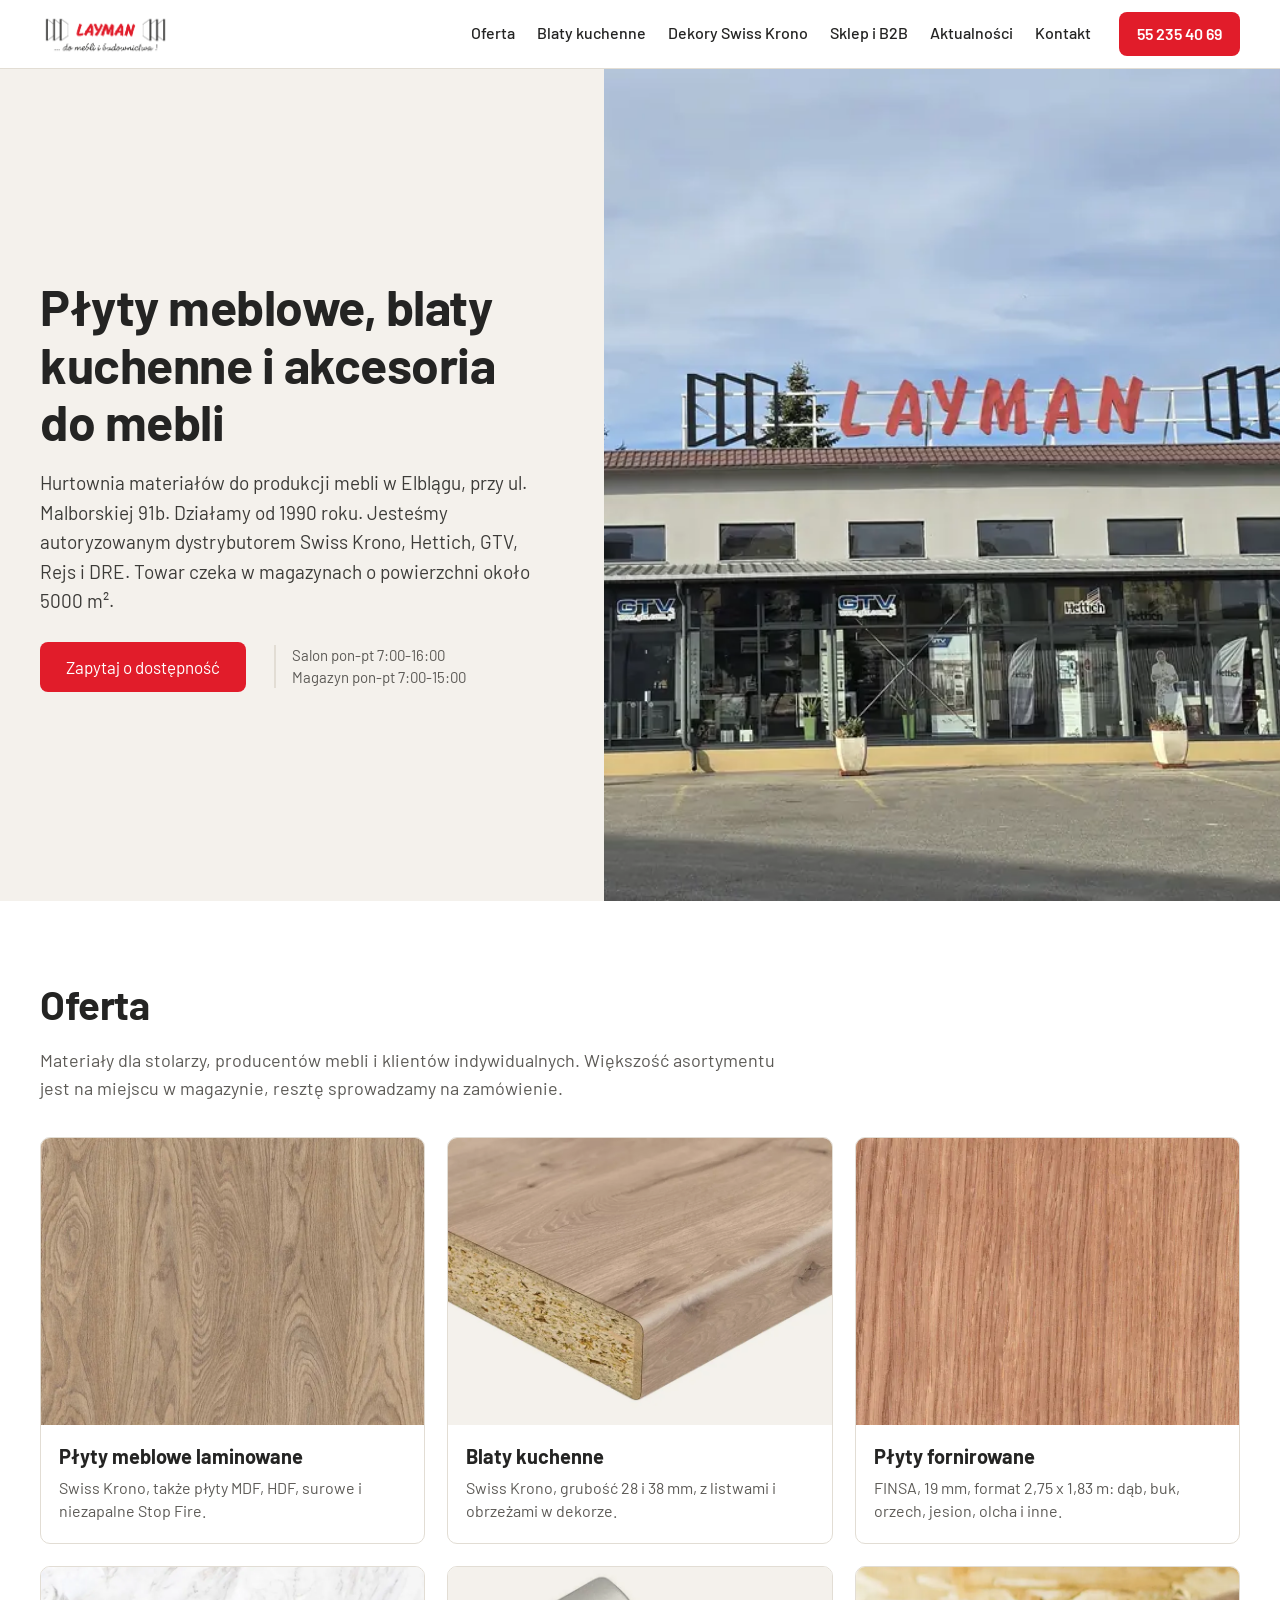
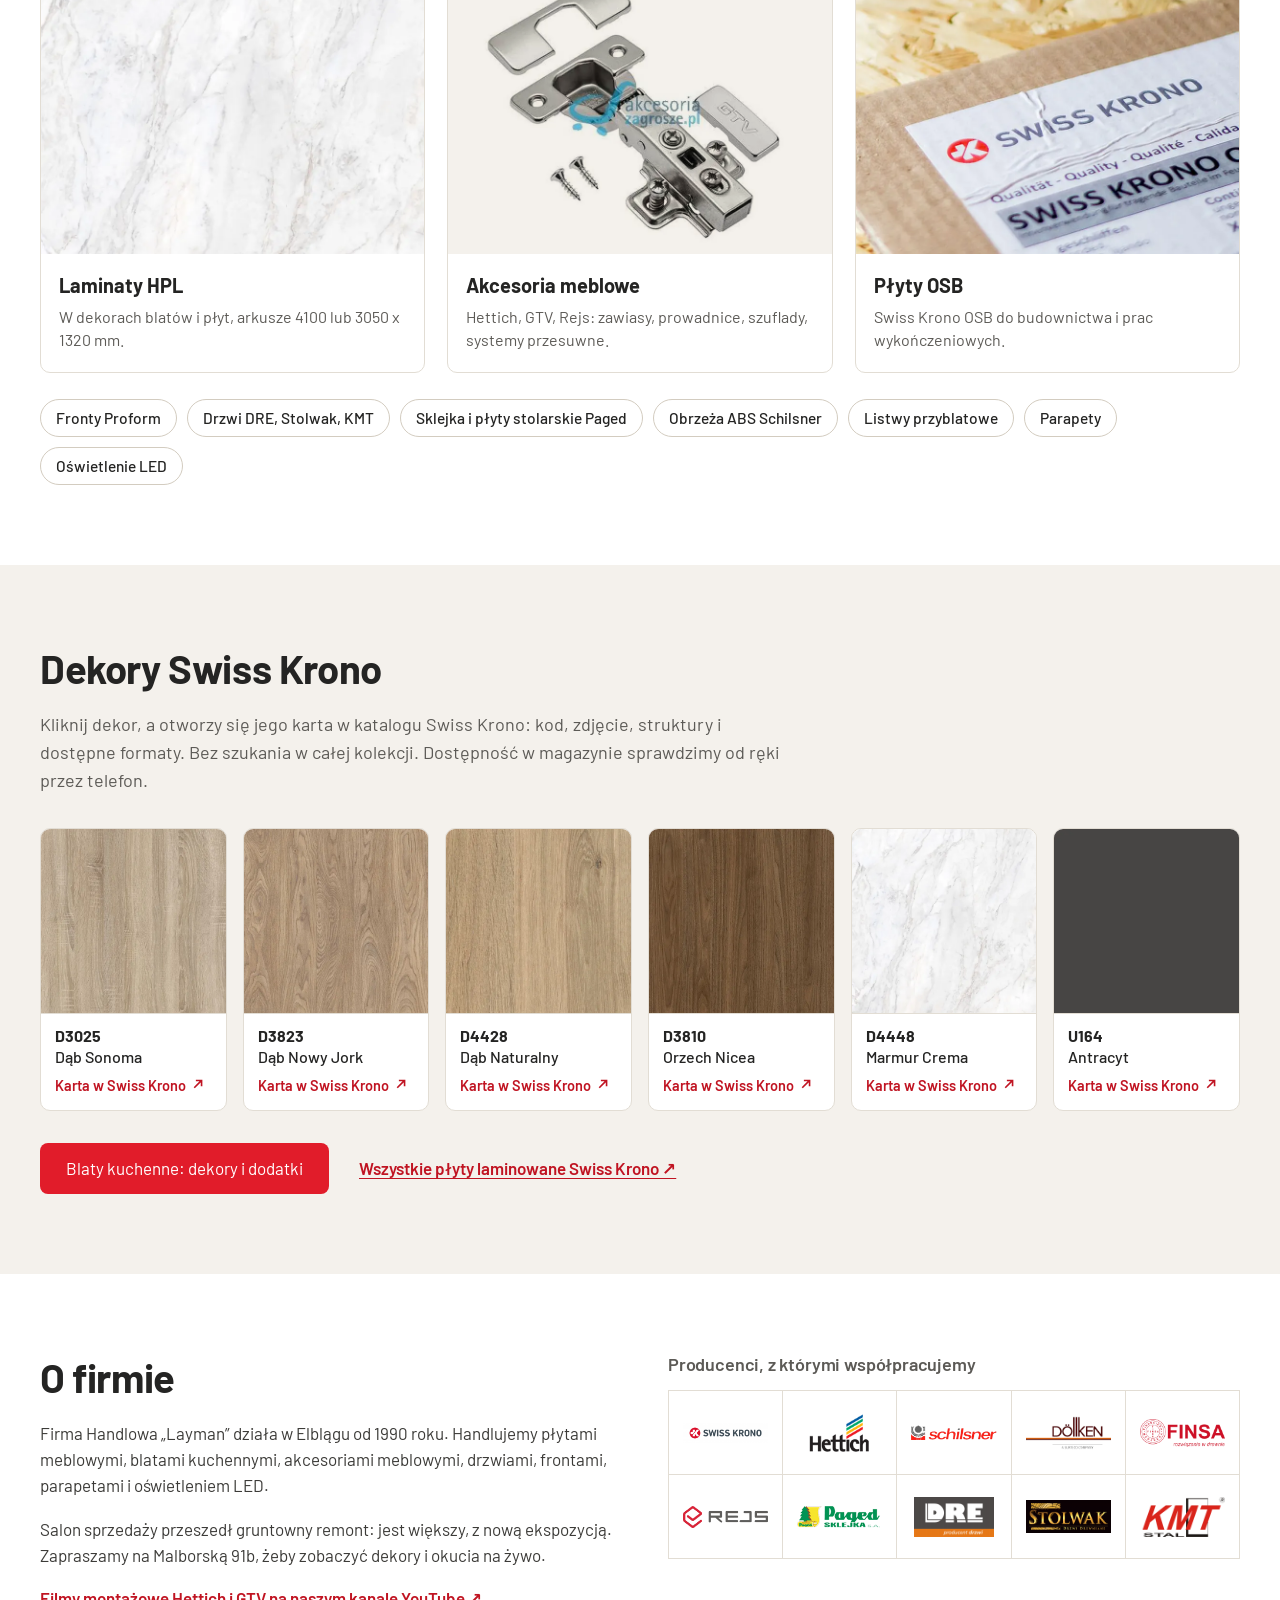
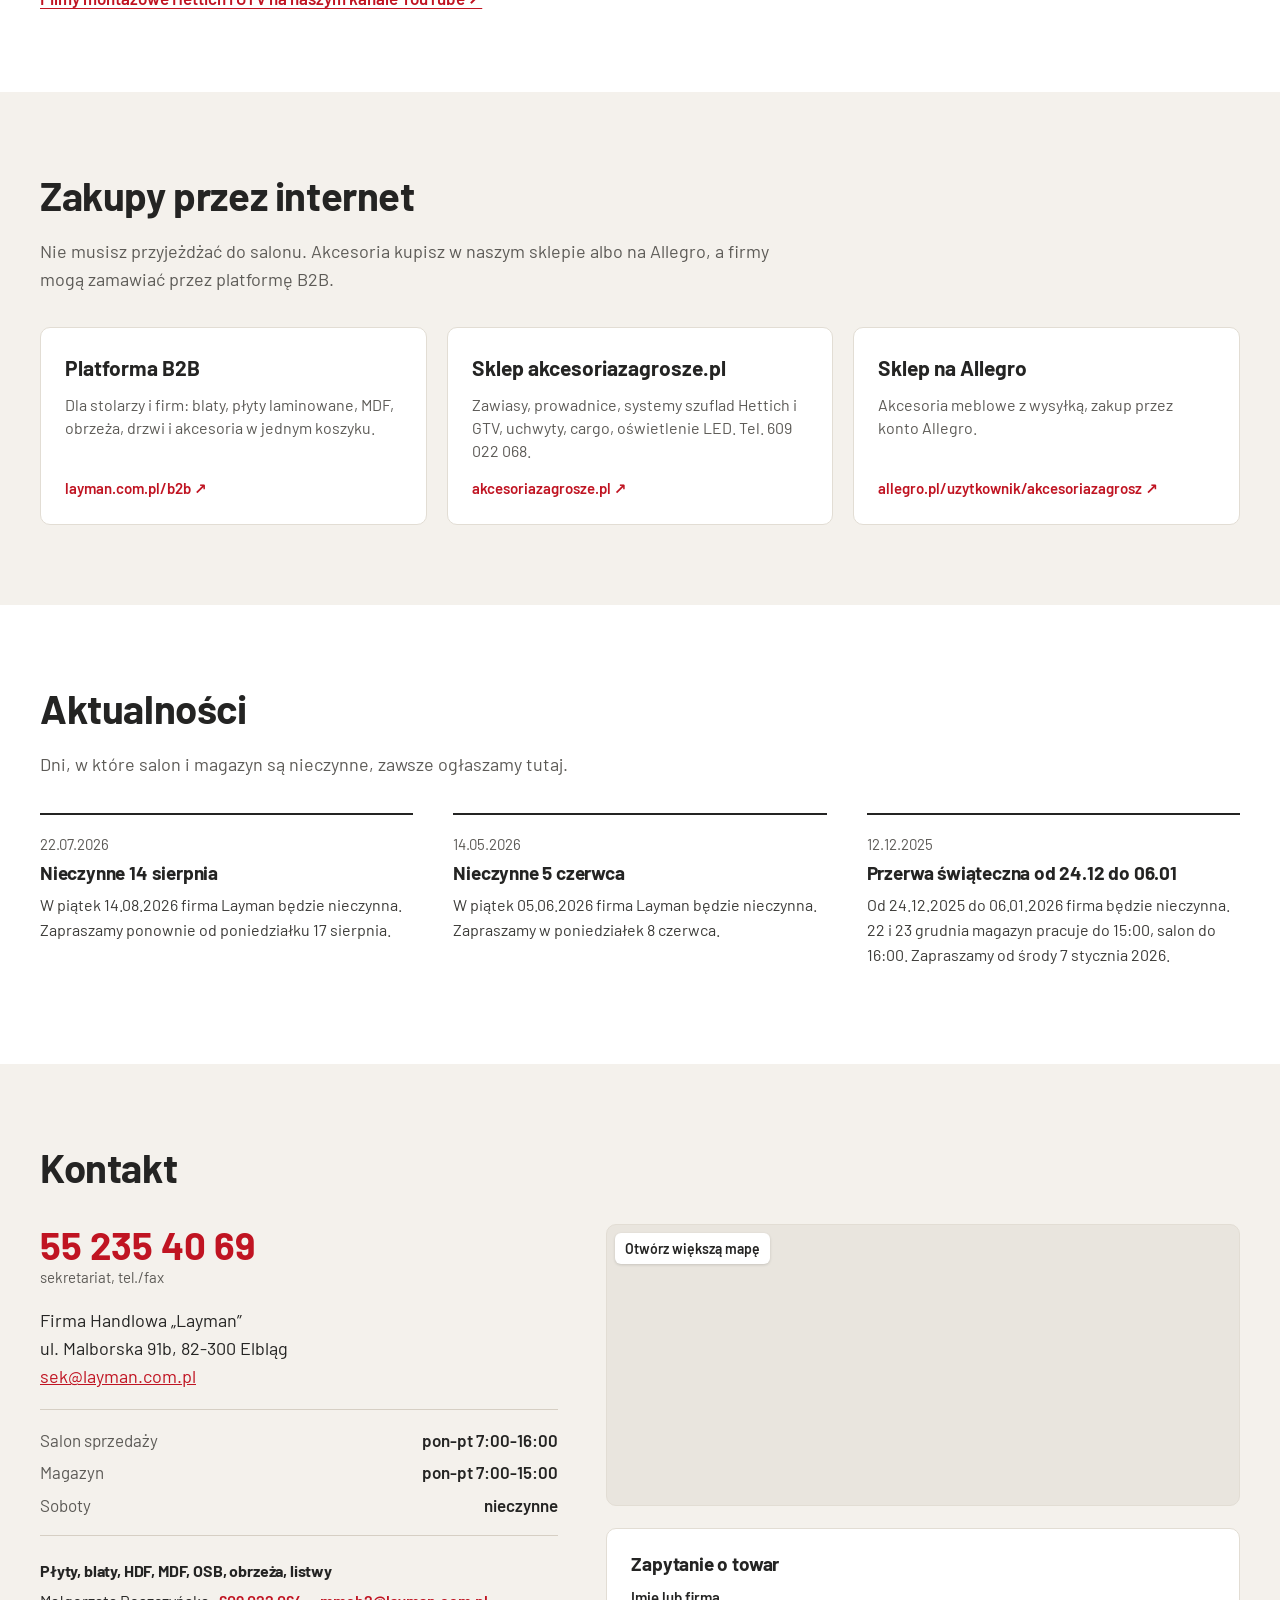
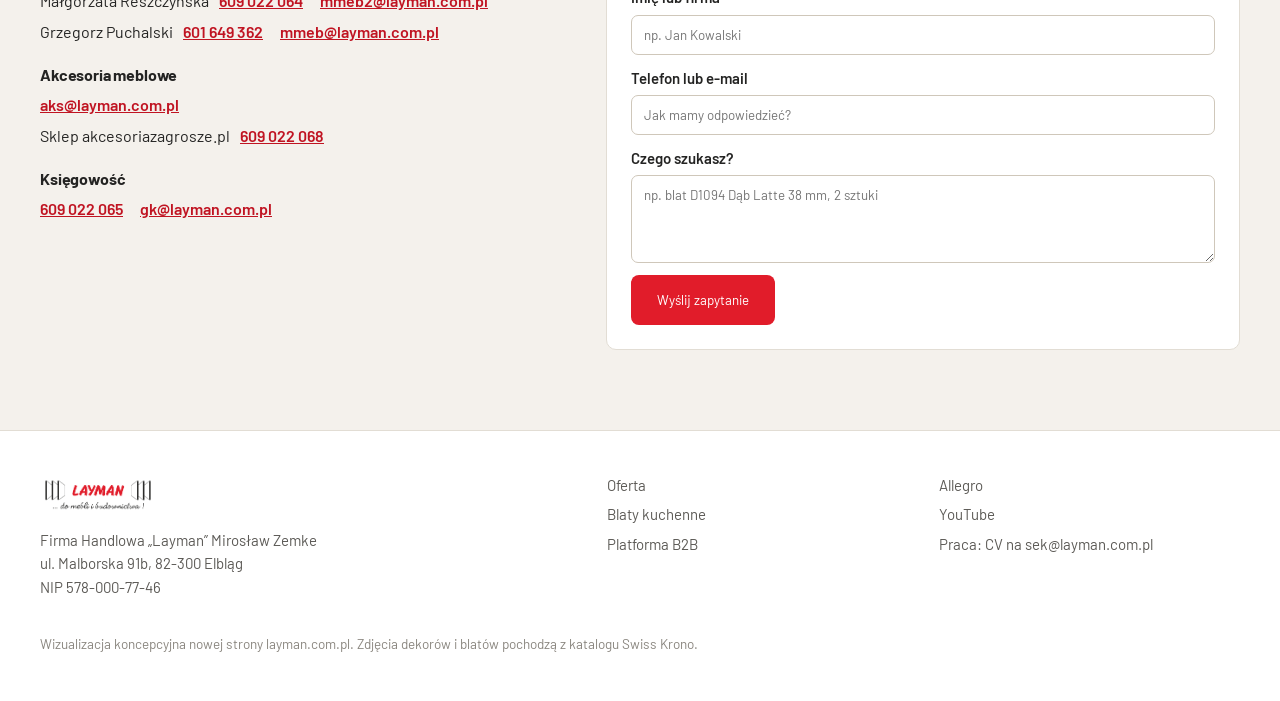
<file: index.html>
<!doctype html>
<html lang="pl">
<head>
<meta charset="utf-8">
<meta name="viewport" content="width=device-width, initial-scale=1, viewport-fit=cover">
<meta name="robots" content="noindex, nofollow">
<title>Layman Elbląg - płyty meblowe, blaty kuchenne, akcesoria meblowe</title>
<meta name="description" content="Firma Handlowa Layman, ul. Malborska 91b, Elbląg. Płyty meblowe i blaty kuchenne Swiss Krono, płyty fornirowane, HPL, OSB, sklejka, drzwi i akcesoria meblowe Hettich. Tel. 55 235 40 69.">
<meta name="theme-color" content="#ffffff">
<link rel="icon" type="image/png" href="img/favicon.png">
<link rel="preconnect" href="https://fonts.googleapis.com">
<link rel="preconnect" href="https://fonts.gstatic.com" crossorigin>
<link href="https://fonts.googleapis.com/css2?family=Barlow:wght@400;500;600;700&display=swap" rel="stylesheet">
<link rel="stylesheet" href="style.css">
<link rel="preload" as="image" href="img/hero-tel.webp" media="(max-width:760px)">
<link rel="preload" as="image" href="img/hero.webp" media="(min-width:761px)">
</head>
<body>
<!-- Wizualizacja koncepcyjna nowej strony glownej layman.com.pl. Tresci, dane kontaktowe, godziny, aktualnosci, logo
     i zdjecie siedziby pochodza z obecnej strony layman.com.pl (stan 27.10.2026). Zdjecia dekorow i blatow: katalog Swiss Krono
     (swisskrono.com), zdjecie zawiasu: sklep akcesoriazagrosze.pl. -->

<header class="top" id="top">
  <div class="wrap top-in">
    <a class="logo" href="#top" aria-label="Layman - strona główna"><img src="img/logo.png" width="267" height="106" alt="Layman ... do mebli i budownictwa!"></a>
    <nav class="nav" id="nav" aria-label="Menu">
      <a href="#oferta">Oferta</a>
      <a href="blaty-kuchenne.html">Blaty kuchenne</a>
      <a href="#dekory">Dekory Swiss Krono</a>
      <a href="#sklep">Sklep i B2B</a>
      <a href="#aktualnosci">Aktualności</a>
      <a href="#kontakt">Kontakt</a>
      <a class="nav-tel" href="tel:+48552354069">55 235 40 69</a>
    </nav>
    <a class="top-tel" href="tel:+48552354069" aria-label="Zadzwoń: 55 235 40 69">
      <svg viewBox="0 0 24 24" aria-hidden="true"><path d="M6.6 10.8a15.1 15.1 0 0 0 6.6 6.6l2.2-2.2c.3-.3.7-.4 1-.2 1.1.4 2.3.6 3.6.6.6 0 1 .4 1 1V20c0 .6-.4 1-1 1A17 17 0 0 1 3 4c0-.6.4-1 1-1h3.5c.6 0 1 .4 1 1 0 1.3.2 2.5.6 3.6.1.3 0 .7-.2 1l-2.3 2.2z"/></svg>
    </a>
    <button class="burger" id="burger" type="button" aria-label="Otwórz menu" aria-expanded="false" aria-controls="nav"><span></span><span></span><span></span></button>
  </div>
</header>


<main>
<section class="hero" id="hero">
  <figure class="hero-foto">
    <picture>
      <source media="(max-width:760px)" srcset="img/hero-tel.webp">
      <img src="img/hero.webp" width="1600" height="666" alt="Siedziba firmy Layman przy ul. Malborskiej 91b w Elblągu: salon sprzedaży i magazyn">
    </picture>
  </figure>
  <div class="hero-in">
    <h1>Płyty meblowe, blaty kuchenne i akcesoria do mebli</h1>
    <p class="lead">Hurtownia materiałów do produkcji mebli w Elblągu, przy ul. Malborskiej 91b. Działamy od 1990 roku. Jesteśmy autoryzowanym dystrybutorem Swiss Krono, Hettich, GTV, Rejs i DRE. Towar czeka w magazynach o powierzchni około 5000 m².</p>
    <div class="hero-cta">
      <a class="btn" id="ctaMain" href="#kontakt">Zapytaj o dostępność</a>
      <p class="hero-godz"><span>Salon pon-pt 7:00-16:00</span> <span>Magazyn pon-pt 7:00-15:00</span></p>
    </div>
  </div>
</section>

<section class="sek oferta" id="oferta">
  <div class="wrap">
    <div class="sek-g">
      <h2>Oferta</h2>
      <p>Materiały dla stolarzy, producentów mebli i klientów indywidualnych. Większość asortymentu jest na miejscu w magazynie, resztę sprowadzamy na zamówienie.</p>
    </div>
    <div class="kafle">
      <a class="kafel" href="#dekory">
        <span class="k-foto"><img src="img/k-plyty.webp" width="800" height="600" loading="lazy" alt="Dekor drewna na płycie laminowanej Swiss Krono"></span>
        <span class="k-txt"><strong>Płyty meblowe laminowane</strong><span>Swiss Krono, także płyty MDF, HDF, surowe i niezapalne Stop Fire.</span></span>
      </a>
      <a class="kafel" href="blaty-kuchenne.html">
        <span class="k-foto k-pack"><img src="img/k-blaty.webp" width="800" height="600" loading="lazy" alt="Blat kuchenny laminowany w dekorze dębu, widoczna krawędź"></span>
        <span class="k-txt"><strong>Blaty kuchenne</strong><span>Swiss Krono, grubość 28 i 38 mm, z listwami i obrzeżami w dekorze.</span></span>
      </a>
      <a class="kafel" href="#kontakt">
        <span class="k-foto"><img src="img/k-fornir.webp" width="600" height="450" loading="lazy" alt="Płyta fornirowana w dekorze dębu"></span>
        <span class="k-txt"><strong>Płyty fornirowane</strong><span>FINSA, 19 mm, format 2,75 x 1,83 m: dąb, buk, orzech, jesion, olcha i inne.</span></span>
      </a>
      <a class="kafel" href="https://www.swisskrono.com/pl-pl/produkty/produkty-do-wykonczenia-wnetrz/hpl/" target="_blank" rel="noopener">
        <span class="k-foto"><img src="img/k-hpl.webp" width="800" height="600" loading="lazy" alt="Laminat HPL w dekorze marmuru"></span>
        <span class="k-txt"><strong>Laminaty HPL</strong><span>W dekorach blatów i płyt, arkusze 4100 lub 3050 x 1320 mm.</span></span>
      </a>
      <a class="kafel" href="https://akcesoriazagrosze.pl/" target="_blank" rel="noopener">
        <span class="k-foto k-pack"><img src="img/k-akcesoria.webp" width="800" height="600" loading="lazy" alt="Zawias meblowy z cichym domykiem"></span>
        <span class="k-txt"><strong>Akcesoria meblowe</strong><span>Hettich, GTV, Rejs: zawiasy, prowadnice, szuflady, systemy przesuwne.</span></span>
      </a>
      <a class="kafel" href="https://www.swisskrono.com/pl-pl/produkty/produkty-budowlane/plyty-osb/" target="_blank" rel="noopener">
        <span class="k-foto"><img src="img/k-osb.webp" width="800" height="600" loading="lazy" alt="Płyta OSB Swiss Krono z etykietą producenta"></span>
        <span class="k-txt"><strong>Płyty OSB</strong><span>Swiss Krono OSB do budownictwa i prac wykończeniowych.</span></span>
      </a>
    </div>
    <div class="chipy" aria-label="Pozostała oferta">
      <a class="chip" href="#kontakt">Fronty Proform</a>
      <a class="chip" href="#kontakt">Drzwi DRE, Stolwak, KMT</a>
      <a class="chip" href="#kontakt">Sklejka i płyty stolarskie Paged</a>
      <a class="chip" href="#kontakt">Obrzeża ABS Schilsner</a>
      <a class="chip" href="#kontakt">Listwy przyblatowe</a>
      <a class="chip" href="#kontakt">Parapety</a>
      <a class="chip" href="#kontakt">Oświetlenie LED</a>
    </div>
  </div>
</section>

<section class="sek dekory" id="dekory">
  <div class="wrap">
    <div class="sek-g">
      <h2>Dekory Swiss Krono</h2>
      <p>Kliknij dekor, a otworzy się jego karta w katalogu Swiss Krono: kod, zdjęcie, struktury i dostępne formaty. Bez szukania w całej kolekcji. Dostępność w magazynie sprawdzimy od ręki przez telefon.</p>
    </div>
    <div class="dek-siatka">
      <a class="dek" href="https://www.swisskrono.com/pl-pl/produkty/produkty-meblowe/plyty-laminowane/kolekcja-one-world/plyta-wiorowa-laminowana-p2/?product=000000000010108987&amp;cHash=16ede71073728d8f4f931bfcc7de45f9" target="_blank" rel="noopener" aria-label="D3025 Dąb Sonoma - karta dekoru w katalogu Swiss Krono (nowa karta)">
        <img src="img/plyta-d3025.webp" width="480" height="480" loading="lazy" alt="Dekor D3025 Dąb Sonoma">
        <span class="dek-t"><b>D3025</b> Dąb Sonoma</span>
        <span class="dek-l">Karta w Swiss Krono <svg class="ext" viewBox="0 0 16 16" aria-hidden="true"><path d="M6 3h7v7M13 3 4 12"/></svg></span>
      </a>
      <a class="dek" href="https://www.swisskrono.com/pl-pl/produkty/produkty-meblowe/plyty-laminowane/kolekcja-one-world/plyta-wiorowa-laminowana-p2/?product=000000000010110047&amp;cHash=c3f79472dc9324fef388650080b54d97" target="_blank" rel="noopener" aria-label="D3823 Dąb Nowy Jork - karta dekoru w katalogu Swiss Krono (nowa karta)">
        <img src="img/plyta-d3823.webp" width="480" height="480" loading="lazy" alt="Dekor D3823 Dąb Nowy Jork">
        <span class="dek-t"><b>D3823</b> Dąb Nowy Jork</span>
        <span class="dek-l">Karta w Swiss Krono <svg class="ext" viewBox="0 0 16 16" aria-hidden="true"><path d="M6 3h7v7M13 3 4 12"/></svg></span>
      </a>
      <a class="dek" href="https://www.swisskrono.com/pl-pl/produkty/produkty-meblowe/plyty-laminowane/kolekcja-one-world/plyta-wiorowa-laminowana-p2/?product=000000000010109813&amp;cHash=be1bbdf57890068b1e1f5873ec79863e" target="_blank" rel="noopener" aria-label="D4428 Dąb Naturalny - karta dekoru w katalogu Swiss Krono (nowa karta)">
        <img src="img/plyta-d4428.webp" width="480" height="480" loading="lazy" alt="Dekor D4428 Dąb Naturalny">
        <span class="dek-t"><b>D4428</b> Dąb Naturalny</span>
        <span class="dek-l">Karta w Swiss Krono <svg class="ext" viewBox="0 0 16 16" aria-hidden="true"><path d="M6 3h7v7M13 3 4 12"/></svg></span>
      </a>
      <a class="dek" href="https://www.swisskrono.com/pl-pl/produkty/produkty-meblowe/plyty-laminowane/kolekcja-one-world/plyta-wiorowa-laminowana-p2/?product=000000000010254413&amp;cHash=cf1a23231f0cc8ace355cba7c8a2c1c7" target="_blank" rel="noopener" aria-label="D3810 Orzech Nicea - karta dekoru w katalogu Swiss Krono (nowa karta)">
        <img src="img/plyta-d3810.webp" width="480" height="480" loading="lazy" alt="Dekor D3810 Orzech Nicea">
        <span class="dek-t"><b>D3810</b> Orzech Nicea</span>
        <span class="dek-l">Karta w Swiss Krono <svg class="ext" viewBox="0 0 16 16" aria-hidden="true"><path d="M6 3h7v7M13 3 4 12"/></svg></span>
      </a>
      <a class="dek" href="https://www.swisskrono.com/pl-pl/produkty/produkty-meblowe/plyty-laminowane/kolekcja-one-world/plyta-wiorowa-laminowana-p2/?product=000000000010266906&amp;cHash=5bf86b7eb0f61bd751b42b7de1035973" target="_blank" rel="noopener" aria-label="D4448 Marmur Crema - karta dekoru w katalogu Swiss Krono (nowa karta)">
        <img src="img/plyta-d4448.webp" width="480" height="480" loading="lazy" alt="Dekor D4448 Marmur Crema">
        <span class="dek-t"><b>D4448</b> Marmur Crema</span>
        <span class="dek-l">Karta w Swiss Krono <svg class="ext" viewBox="0 0 16 16" aria-hidden="true"><path d="M6 3h7v7M13 3 4 12"/></svg></span>
      </a>
      <a class="dek" href="https://www.swisskrono.com/pl-pl/produkty/produkty-meblowe/plyty-laminowane/kolekcja-one-world/plyta-wiorowa-laminowana-p2/?product=000000000010157696&amp;cHash=55a583b3a2a2c4509fbf857383f0a761" target="_blank" rel="noopener" aria-label="U164 Antracyt - karta dekoru w katalogu Swiss Krono (nowa karta)">
        <img src="img/plyta-u164.webp" width="480" height="480" loading="lazy" alt="Dekor U164 Antracyt">
        <span class="dek-t"><b>U164</b> Antracyt</span>
        <span class="dek-l">Karta w Swiss Krono <svg class="ext" viewBox="0 0 16 16" aria-hidden="true"><path d="M6 3h7v7M13 3 4 12"/></svg></span>
      </a>
    </div>
    <div class="dek-dol">
      <a class="btn" href="blaty-kuchenne.html">Blaty kuchenne: dekory i dodatki</a>
      <a class="link-zew" href="https://www.swisskrono.com/pl-pl/produkty/produkty-meblowe/plyty-laminowane/kolekcja-one-world/" target="_blank" rel="noopener">Wszystkie płyty laminowane Swiss Krono</a>
    </div>
  </div>
</section>

<section class="sek firma" id="o-firmie">
  <div class="wrap firma-in">
    <div class="firma-txt">
      <h2>O firmie</h2>
      <p>Firma Handlowa „Layman” działa w Elblągu od 1990 roku. Handlujemy płytami meblowymi, blatami kuchennymi, akcesoriami meblowymi, drzwiami, frontami, parapetami i oświetleniem LED.</p>
      <p>Salon sprzedaży przeszedł gruntowny remont: jest większy, z nową ekspozycją. Zapraszamy na Malborską 91b, żeby zobaczyć dekory i okucia na żywo.</p>
      <a class="link-zew" href="https://www.youtube.com/channel/UC2yA--pBO84tv7TuQMbLq6Q" target="_blank" rel="noopener">Filmy montażowe Hettich i GTV na naszym kanale YouTube</a>
    </div>
    <div class="marki">
      <h3>Producenci, z którymi współpracujemy</h3>
      <ul class="marki-l">
        <li><a href="https://www.swisskrono.com/pl-pl/" target="_blank" rel="noopener"><img src="img/m-swisskrono.png" width="160" height="37" alt="Swiss Krono" loading="lazy"></a></li>
        <li><a href="https://www.hettich.com/pl-pl/" target="_blank" rel="noopener"><img src="img/m-hettich.png" width="89" height="58" alt="Hettich" loading="lazy"></a></li>
        <li><img src="img/m-schilsner.png" width="156" height="44" alt="Schilsner" loading="lazy"></li>
        <li><img src="img/m-doellken.png" width="112" height="45" alt="Döllken" loading="lazy"></li>
        <li><img src="img/m-finsa.png" width="134" height="44" alt="FINSA" loading="lazy"></li>
        <li><img src="img/m-rejs.png" width="160" height="42" alt="Rejs" loading="lazy"></li>
        <li><img src="img/m-paged.png" width="143" height="44" alt="Paged Sklejka" loading="lazy"></li>
        <li><img src="img/m-dre.png" width="91" height="45" alt="DRE" loading="lazy"></li>
        <li><img src="img/m-stolwak.png" width="115" height="45" alt="Stolwak" loading="lazy"></li>
        <li><img src="img/m-kmt.png" width="96" height="45" alt="KMT" loading="lazy"></li>
      </ul>
    </div>
  </div>
</section>

<section class="sek sklep" id="sklep">
  <div class="wrap">
    <div class="sek-g">
      <h2>Zakupy przez internet</h2>
      <p>Nie musisz przyjeżdżać do salonu. Akcesoria kupisz w naszym sklepie albo na Allegro, a firmy mogą zamawiać przez platformę B2B.</p>
    </div>
    <div class="sklepy">
      <a class="sklep-k" href="https://layman.com.pl/b2b/" target="_blank" rel="noopener">
        <strong>Platforma B2B</strong>
        <span>Dla stolarzy i firm: blaty, płyty laminowane, MDF, obrzeża, drzwi i akcesoria w jednym koszyku.</span>
        <em>layman.com.pl/b2b</em>
      </a>
      <a class="sklep-k" href="https://akcesoriazagrosze.pl/" target="_blank" rel="noopener">
        <strong>Sklep akcesoriazagrosze.pl</strong>
        <span>Zawiasy, prowadnice, systemy szuflad Hettich i GTV, uchwyty, cargo, oświetlenie LED. Tel. 609 022 068.</span>
        <em>akcesoriazagrosze.pl</em>
      </a>
      <a class="sklep-k" href="https://allegro.pl/uzytkownik/akcesoriazagrosz" target="_blank" rel="noopener">
        <strong>Sklep na Allegro</strong>
        <span>Akcesoria meblowe z wysyłką, zakup przez konto Allegro.</span>
        <em>allegro.pl/uzytkownik/akcesoriazagrosz</em>
      </a>
    </div>
  </div>
</section>

<section class="sek aktualnosci" id="aktualnosci">
  <div class="wrap">
    <div class="sek-g">
      <h2>Aktualności</h2>
      <p>Dni, w które salon i magazyn są nieczynne, zawsze ogłaszamy tutaj.</p>
    </div>
    <ul class="akt">
      <li>
        <time datetime="2026-07-22">22.07.2026</time>
        <h3>Nieczynne 14 sierpnia</h3>
        <p>W piątek 14.08.2026 firma Layman będzie nieczynna. Zapraszamy ponownie od poniedziałku 17 sierpnia.</p>
      </li>
      <li>
        <time datetime="2026-05-14">14.05.2026</time>
        <h3>Nieczynne 5 czerwca</h3>
        <p>W piątek 05.06.2026 firma Layman będzie nieczynna. Zapraszamy w poniedziałek 8 czerwca.</p>
      </li>
      <li>
        <time datetime="2025-12-12">12.12.2025</time>
        <h3>Przerwa świąteczna od 24.12 do 06.01</h3>
        <p>Od 24.12.2025 do 06.01.2026 firma będzie nieczynna. 22 i 23 grudnia magazyn pracuje do 15:00, salon do 16:00. Zapraszamy od środy 7 stycznia 2026.</p>
      </li>
    </ul>
  </div>
</section>

<section class="sek kontakt" id="kontakt">
  <div class="wrap">
    <div class="sek-g">
      <h2>Kontakt</h2>
    </div>
    <div class="kont">
      <div class="kont-dane">
        <p class="kont-tel"><a href="tel:+48552354069">55 235 40 69</a><span>sekretariat, tel./fax</span></p>
        <p class="kont-adr">Firma Handlowa „Layman”<br>ul. Malborska 91b, 82-300 Elbląg<br><a href="mailto:sek@layman.com.pl">sek@layman.com.pl</a></p>
        <dl class="godz">
          <div><dt>Salon sprzedaży</dt><dd>pon-pt 7:00-16:00</dd></div>
          <div><dt>Magazyn</dt><dd>pon-pt 7:00-15:00</dd></div>
          <div><dt>Soboty</dt><dd>nieczynne</dd></div>
        </dl>
        <h3>Płyty, blaty, HDF, MDF, OSB, obrzeża, listwy</h3>
        <ul class="osoby">
          <li><span class="os-n">Małgorzata Reszczyńska</span><a href="tel:+48609022064">609 022 064</a> <a href="mailto:mmeb2@layman.com.pl">mmeb2@layman.com.pl</a></li>
          <li><span class="os-n">Grzegorz Puchalski</span><a href="tel:+48601649362">601 649 362</a> <a href="mailto:mmeb@layman.com.pl">mmeb@layman.com.pl</a></li>
        </ul>
        <h3>Akcesoria meblowe</h3>
        <ul class="osoby">
          <li><a href="mailto:aks@layman.com.pl">aks@layman.com.pl</a></li>
          <li><span class="os-n">Sklep akcesoriazagrosze.pl</span><a href="tel:+48609022068">609 022 068</a></li>
        </ul>
        <h3>Księgowość</h3>
        <ul class="osoby">
          <li><a href="tel:+48609022065">609 022 065</a> <a href="mailto:gk@layman.com.pl">gk@layman.com.pl</a></li>
        </ul>
      </div>
      <div class="kont-prawa">
        <div class="mapa">
          <iframe title="Mapa dojazdu: Layman, ul. Malborska 91b, Elbląg" src="https://www.openstreetmap.org/export/embed.html?bbox=19.3955%2C54.1465%2C19.4072%2C54.1520&amp;layer=mapnik&amp;marker=54.14926%2C19.40133"></iframe>
          <a class="mapa-l" href="https://www.openstreetmap.org/?mlat=54.14926&amp;mlon=19.40133#map=17/54.14926/19.40133" target="_blank" rel="noopener">Otwórz większą mapę</a>
        </div>
        <form class="form" id="form" novalidate>
          <h3>Zapytanie o towar</h3>
          <label>Imię lub firma<input name="kto" autocomplete="name" placeholder="np. Jan Kowalski"></label>
          <label>Telefon lub e-mail<input name="kontakt" autocomplete="tel" placeholder="Jak mamy odpowiedzieć?"></label>
          <label>Czego szukasz?<textarea name="tresc" rows="4" placeholder="np. blat D1094 Dąb Latte 38 mm, 2 sztuki"></textarea></label>
          <button class="btn" type="submit">Wyślij zapytanie</button>
          <p class="f-info" id="fInfo" hidden>To wizualizacja: formularz niczego nie wysyła. Na gotowej stronie zapytanie trafi na sek@layman.com.pl.</p>
        </form>
      </div>
    </div>
  </div>
</section>
</main>

<footer class="stopka">
  <div class="wrap stopka-in">
    <div>
      <img src="img/logo.png" width="134" height="53" alt="Layman" loading="lazy">
      <p>Firma Handlowa „Layman” Mirosław Zemke<br>ul. Malborska 91b, 82-300 Elbląg<br>NIP 578-000-77-46</p>
    </div>
    <ul class="stopka-l">
      <li><a href="#oferta">Oferta</a></li>
      <li><a href="blaty-kuchenne.html">Blaty kuchenne</a></li>
      <li><a href="https://layman.com.pl/b2b/" target="_blank" rel="noopener">Platforma B2B</a></li>
      <li><a href="https://allegro.pl/uzytkownik/akcesoriazagrosz" target="_blank" rel="noopener">Allegro</a></li>
      <li><a href="https://www.youtube.com/channel/UC2yA--pBO84tv7TuQMbLq6Q" target="_blank" rel="noopener">YouTube</a></li>
      <li><a href="mailto:sek@layman.com.pl?subject=Praca">Praca: CV na sek@layman.com.pl</a></li>
    </ul>
    <p class="stopka-uw">Wizualizacja koncepcyjna nowej strony layman.com.pl. Zdjęcia dekorów i blatów pochodzą z katalogu Swiss Krono.</p>
  </div>
</footer>

<div class="mob" id="mob" aria-hidden="true">
  <a class="mob-tel" href="tel:+48552354069" tabindex="-1">Zadzwoń</a>
  <a class="mob-cta" href="#kontakt" tabindex="-1">Zapytanie</a>
</div>
<script src="app.js" defer></script>

</body>
</html>
</file>
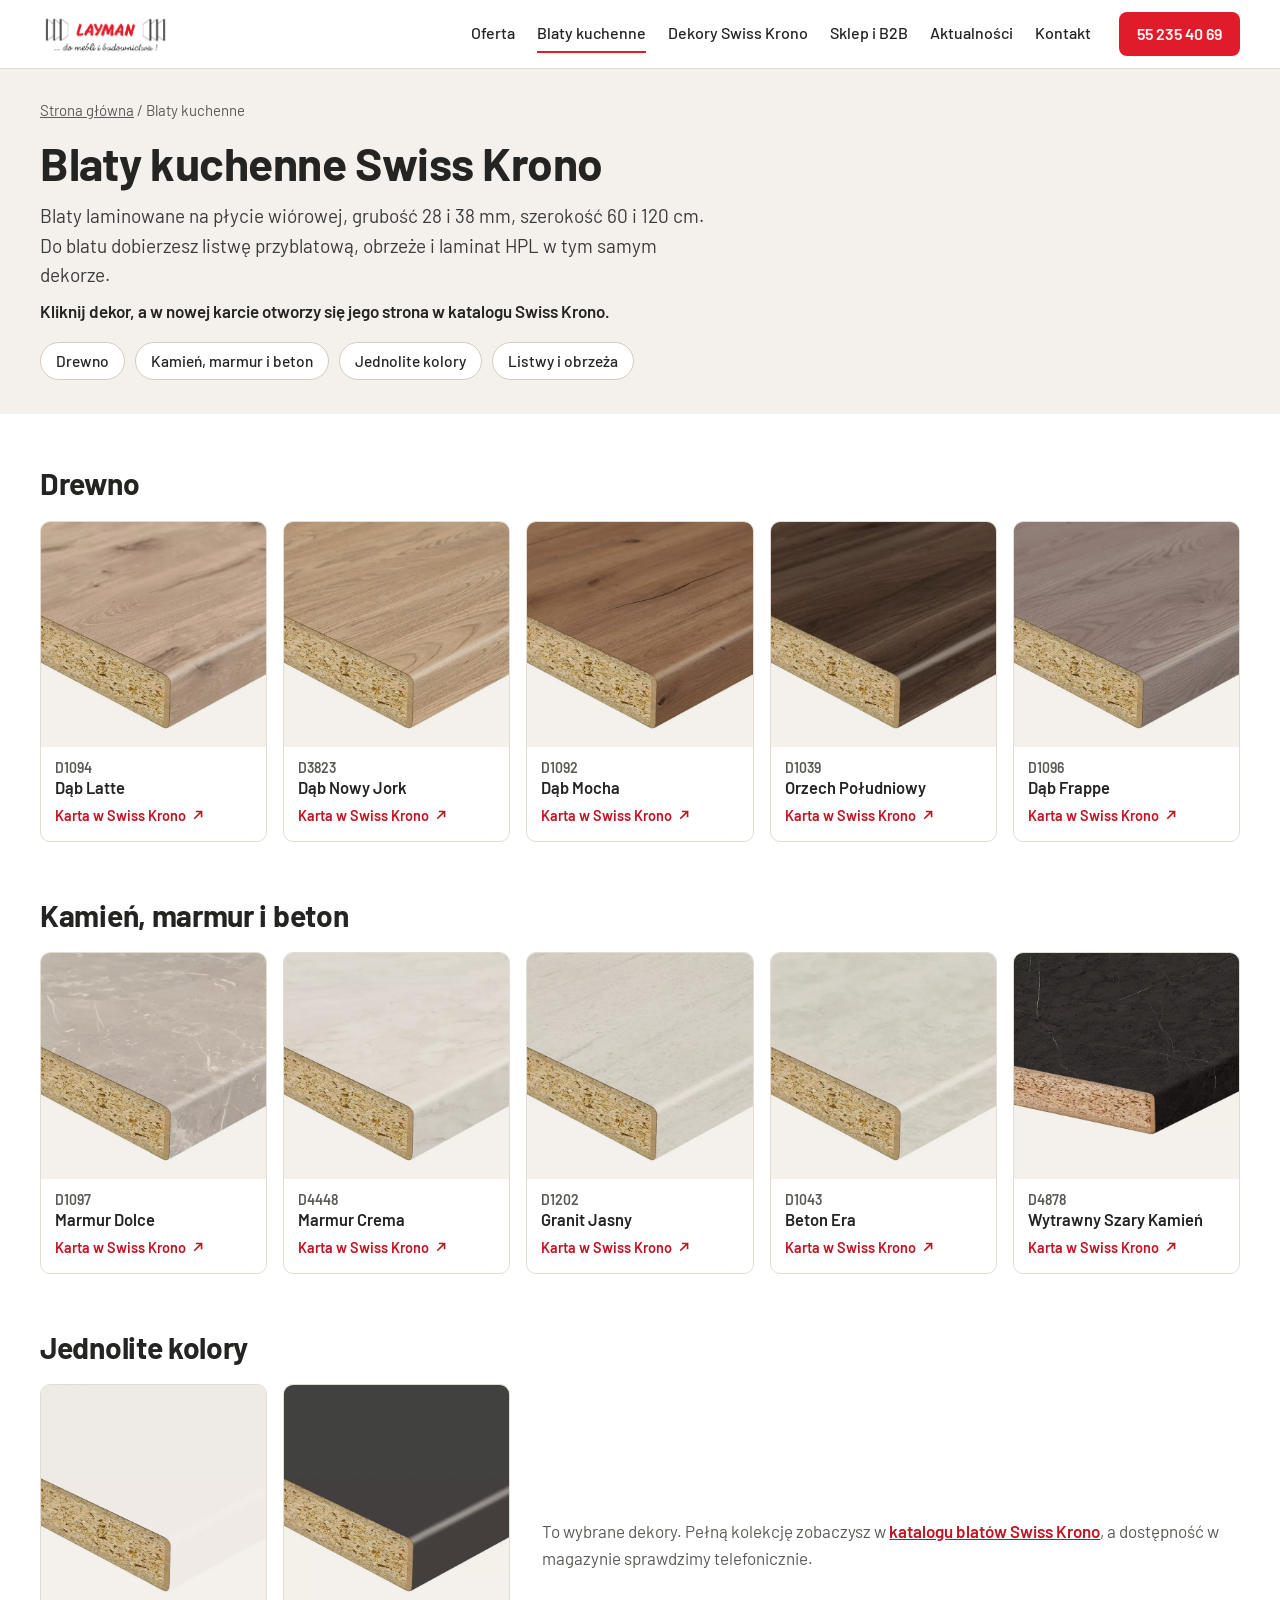
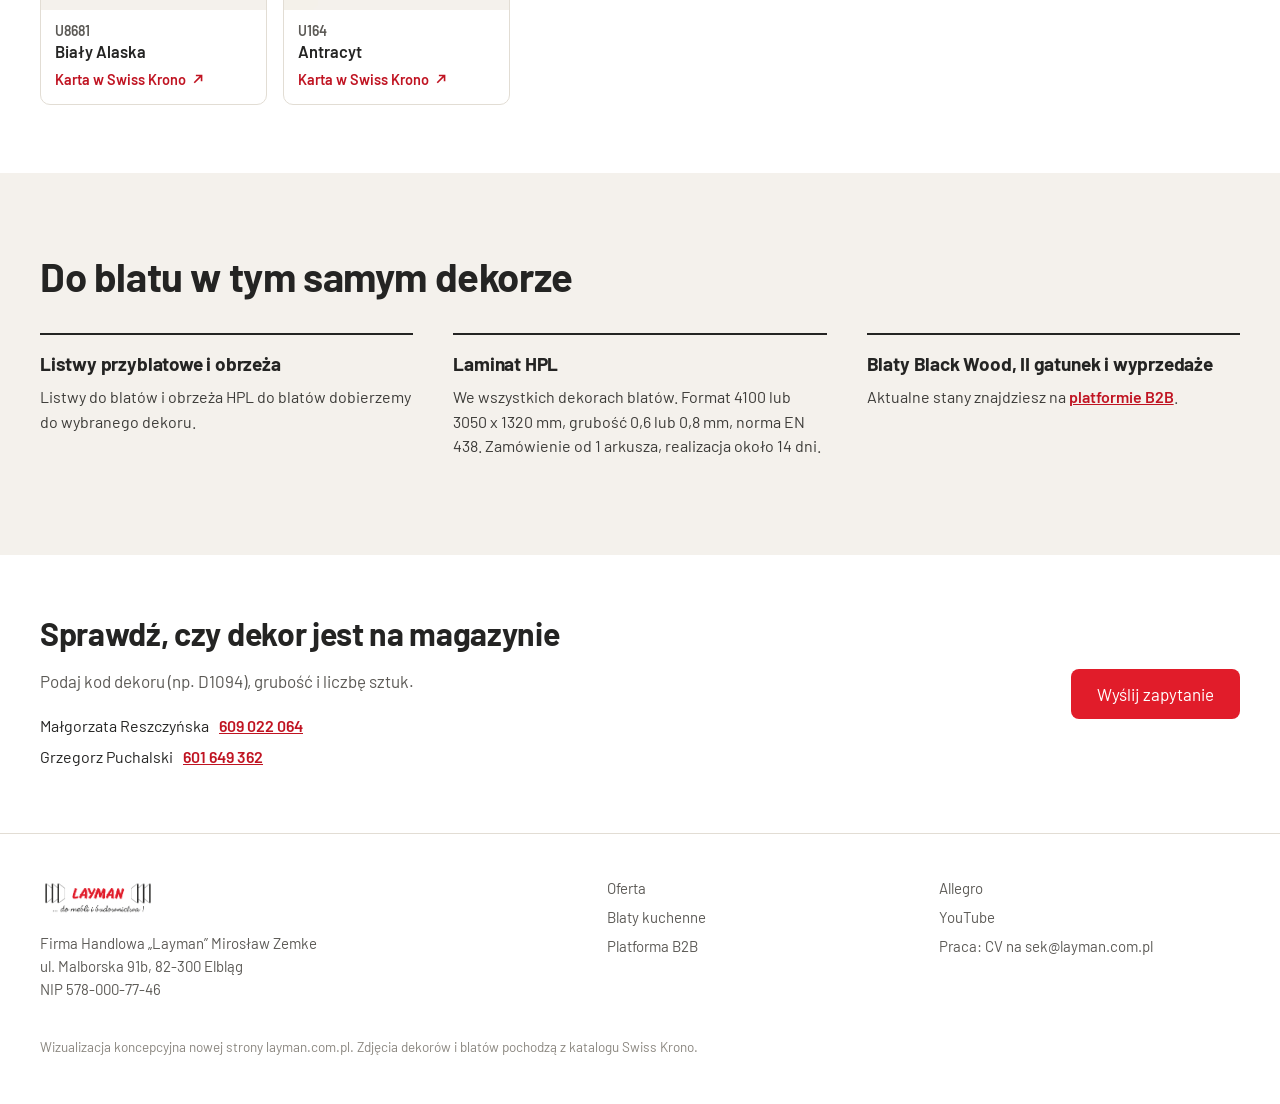
<file: blaty-kuchenne.html>
<!doctype html>
<html lang="pl">
<head>
<meta charset="utf-8">
<meta name="viewport" content="width=device-width, initial-scale=1, viewport-fit=cover">
<meta name="robots" content="noindex, nofollow">
<title>Blaty kuchenne Swiss Krono - Layman Elbląg</title>
<meta name="description" content="Blaty kuchenne Swiss Krono w Layman Elbląg: grubość 28 i 38 mm, szerokość 60 i 120 cm, listwy przyblatowe, obrzeża i laminaty HPL w dekorze blatu.">
<meta name="theme-color" content="#ffffff">
<link rel="icon" type="image/png" href="img/favicon.png">
<link rel="preconnect" href="https://fonts.googleapis.com">
<link rel="preconnect" href="https://fonts.gstatic.com" crossorigin>
<link href="https://fonts.googleapis.com/css2?family=Barlow:wght@400;500;600;700&display=swap" rel="stylesheet">
<link rel="stylesheet" href="style.css">
</head>
<body class="podstrona">
<!-- Wizualizacja podstrony kategorii. Dekory, kody i linki do kart produktow pochodza z katalogu Swiss Krono
     (swisskrono.com/pl-pl, kolekcja blatow kuchennych, stan 27.10.2026). Grubosci i szerokosci blatow z kategorii
     sklepu B2B layman.com.pl, dane laminatow HPL ze strony layman.com.pl/hpl_laminaty. -->

<header class="top" id="top">
  <div class="wrap top-in">
    <a class="logo" href="index.html#top" aria-label="Layman - strona główna"><img src="img/logo.png" width="267" height="106" alt="Layman ... do mebli i budownictwa!"></a>
    <nav class="nav" id="nav" aria-label="Menu">
      <a href="index.html#oferta">Oferta</a>
      <a href="blaty-kuchenne.html" aria-current="page">Blaty kuchenne</a>
      <a href="index.html#dekory">Dekory Swiss Krono</a>
      <a href="index.html#sklep">Sklep i B2B</a>
      <a href="index.html#aktualnosci">Aktualności</a>
      <a href="index.html#kontakt">Kontakt</a>
      <a class="nav-tel" href="tel:+48552354069">55 235 40 69</a>
    </nav>
    <a class="top-tel" href="tel:+48552354069" aria-label="Zadzwoń: 55 235 40 69">
      <svg viewBox="0 0 24 24" aria-hidden="true"><path d="M6.6 10.8a15.1 15.1 0 0 0 6.6 6.6l2.2-2.2c.3-.3.7-.4 1-.2 1.1.4 2.3.6 3.6.6.6 0 1 .4 1 1V20c0 .6-.4 1-1 1A17 17 0 0 1 3 4c0-.6.4-1 1-1h3.5c.6 0 1 .4 1 1 0 1.3.2 2.5.6 3.6.1.3 0 .7-.2 1l-2.3 2.2z"/></svg>
    </a>
    <button class="burger" id="burger" type="button" aria-label="Otwórz menu" aria-expanded="false" aria-controls="nav"><span></span><span></span><span></span></button>
  </div>
</header>


<main>
<section class="kat-intro">
  <div class="wrap">
    <p class="okruchy"><a href="index.html">Strona główna</a> / Blaty kuchenne</p>
    <h1>Blaty kuchenne Swiss Krono</h1>
    <p class="lead">Blaty laminowane na płycie wiórowej, grubość 28 i 38 mm, szerokość 60 i 120 cm. Do blatu dobierzesz listwę przyblatową, obrzeże i laminat HPL w tym samym dekorze.</p>
    <p class="kat-jak">Kliknij dekor, a w nowej karcie otworzy się jego strona w katalogu Swiss Krono.</p>
    <nav class="chipy kat-chipy" id="ctaMain" aria-label="Rodzaje dekorów">
      <a class="chip" href="#drewno">Drewno</a>
      <a class="chip" href="#kamien">Kamień, marmur i beton</a>
      <a class="chip" href="#uni">Jednolite kolory</a>
      <a class="chip" href="#do-blatu">Listwy i obrzeża</a>
    </nav>
  </div>
</section>

<section class="sek grupa" id="drewno">
  <div class="wrap">
    <h2>Drewno</h2>
    <div class="blaty">
      <a class="blat" href="https://www.swisskrono.com/pl-pl/produkty/produkty-meblowe/blaty-kuchenne/kolekcja/blat-kuchenny-na-bazie-plyty-wiorowej-p2/?product=000000000010157198&amp;cHash=0f27df056aba53487ee0f1de700e9ee9" target="_blank" rel="noopener" aria-label="Blat D1094 Dąb Latte - karta produktu w katalogu Swiss Krono (nowa karta)">
        <span class="blat-f"><img src="img/blat-d1094.webp" width="640" height="640" loading="lazy" alt="Blat kuchenny D1094 Dąb Latte z widoczną krawędzią"></span>
        <span class="blat-t"><b>D1094</b>Dąb Latte</span>
        <span class="dek-l">Karta w Swiss Krono <svg class="ext" viewBox="0 0 16 16" aria-hidden="true"><path d="M6 3h7v7M13 3 4 12"/></svg></span>
      </a>
      <a class="blat" href="https://www.swisskrono.com/pl-pl/produkty/produkty-meblowe/blaty-kuchenne/kolekcja/blat-kuchenny-na-bazie-plyty-wiorowej-p2/?product=000000000010150465&amp;cHash=e2671ea7470d85d34fe326c7d4e7b8bf" target="_blank" rel="noopener" aria-label="Blat D3823 Dąb Nowy Jork - karta produktu w katalogu Swiss Krono (nowa karta)">
        <span class="blat-f"><img src="img/blat-d3823.webp" width="640" height="640" loading="lazy" alt="Blat kuchenny D3823 Dąb Nowy Jork z widoczną krawędzią"></span>
        <span class="blat-t"><b>D3823</b>Dąb Nowy Jork</span>
        <span class="dek-l">Karta w Swiss Krono <svg class="ext" viewBox="0 0 16 16" aria-hidden="true"><path d="M6 3h7v7M13 3 4 12"/></svg></span>
      </a>
      <a class="blat" href="https://www.swisskrono.com/pl-pl/produkty/produkty-meblowe/blaty-kuchenne/kolekcja/blat-kuchenny-na-bazie-plyty-wiorowej-p2/?product=000000000010157201&amp;cHash=2d1746d7907a0385abef4e1b4eab565f" target="_blank" rel="noopener" aria-label="Blat D1092 Dąb Mocha - karta produktu w katalogu Swiss Krono (nowa karta)">
        <span class="blat-f"><img src="img/blat-d1092.webp" width="640" height="640" loading="lazy" alt="Blat kuchenny D1092 Dąb Mocha z widoczną krawędzią"></span>
        <span class="blat-t"><b>D1092</b>Dąb Mocha</span>
        <span class="dek-l">Karta w Swiss Krono <svg class="ext" viewBox="0 0 16 16" aria-hidden="true"><path d="M6 3h7v7M13 3 4 12"/></svg></span>
      </a>
      <a class="blat" href="https://www.swisskrono.com/pl-pl/produkty/produkty-meblowe/blaty-kuchenne/kolekcja/blat-kuchenny-na-bazie-plyty-wiorowej-p2/?product=000000000010150467&amp;cHash=415e210ecc228962c13d315261645580" target="_blank" rel="noopener" aria-label="Blat D1039 Orzech Południowy - karta produktu w katalogu Swiss Krono (nowa karta)">
        <span class="blat-f"><img src="img/blat-d1039.webp" width="640" height="640" loading="lazy" alt="Blat kuchenny D1039 Orzech Południowy z widoczną krawędzią"></span>
        <span class="blat-t"><b>D1039</b>Orzech Południowy</span>
        <span class="dek-l">Karta w Swiss Krono <svg class="ext" viewBox="0 0 16 16" aria-hidden="true"><path d="M6 3h7v7M13 3 4 12"/></svg></span>
      </a>
      <a class="blat" href="https://www.swisskrono.com/pl-pl/produkty/produkty-meblowe/blaty-kuchenne/kolekcja/blat-kuchenny-na-bazie-plyty-wiorowej-p2/?product=000000000010157202&amp;cHash=ee7a01fd55ffa2e694da9e40c34d4fd5" target="_blank" rel="noopener" aria-label="Blat D1096 Dąb Frappe - karta produktu w katalogu Swiss Krono (nowa karta)">
        <span class="blat-f"><img src="img/blat-d1096.webp" width="640" height="640" loading="lazy" alt="Blat kuchenny D1096 Dąb Frappe z widoczną krawędzią"></span>
        <span class="blat-t"><b>D1096</b>Dąb Frappe</span>
        <span class="dek-l">Karta w Swiss Krono <svg class="ext" viewBox="0 0 16 16" aria-hidden="true"><path d="M6 3h7v7M13 3 4 12"/></svg></span>
      </a>
    </div>
  </div>
</section>

<section class="sek grupa" id="kamien">
  <div class="wrap">
    <h2>Kamień, marmur i beton</h2>
    <div class="blaty">
      <a class="blat" href="https://www.swisskrono.com/pl-pl/produkty/produkty-meblowe/blaty-kuchenne/kolekcja/blat-kuchenny-na-bazie-plyty-wiorowej-p2/?product=000000000010157205&amp;cHash=ef886e0f9dc4012a85bc090c9113e4a9" target="_blank" rel="noopener" aria-label="Blat D1097 Marmur Dolce - karta produktu w katalogu Swiss Krono (nowa karta)">
        <span class="blat-f"><img src="img/blat-d1097.webp" width="640" height="640" loading="lazy" alt="Blat kuchenny D1097 Marmur Dolce z widoczną krawędzią"></span>
        <span class="blat-t"><b>D1097</b>Marmur Dolce</span>
        <span class="dek-l">Karta w Swiss Krono <svg class="ext" viewBox="0 0 16 16" aria-hidden="true"><path d="M6 3h7v7M13 3 4 12"/></svg></span>
      </a>
      <a class="blat" href="https://www.swisskrono.com/pl-pl/produkty/produkty-meblowe/blaty-kuchenne/kolekcja/blat-kuchenny-na-bazie-plyty-wiorowej-p2/?product=000000000010157203&amp;cHash=d97fc79ecc2e66b2522557fff4438099" target="_blank" rel="noopener" aria-label="Blat D4448 Marmur Crema - karta produktu w katalogu Swiss Krono (nowa karta)">
        <span class="blat-f"><img src="img/blat-d4448.webp" width="640" height="640" loading="lazy" alt="Blat kuchenny D4448 Marmur Crema z widoczną krawędzią"></span>
        <span class="blat-t"><b>D4448</b>Marmur Crema</span>
        <span class="dek-l">Karta w Swiss Krono <svg class="ext" viewBox="0 0 16 16" aria-hidden="true"><path d="M6 3h7v7M13 3 4 12"/></svg></span>
      </a>
      <a class="blat" href="https://www.swisskrono.com/pl-pl/produkty/produkty-meblowe/blaty-kuchenne/kolekcja/blat-kuchenny-na-bazie-plyty-wiorowej-p2/?product=000000000010150452&amp;cHash=2c7ab32f65c361358ec299efb70e7d66" target="_blank" rel="noopener" aria-label="Blat D1202 Granit Jasny - karta produktu w katalogu Swiss Krono (nowa karta)">
        <span class="blat-f"><img src="img/blat-d1202.webp" width="640" height="640" loading="lazy" alt="Blat kuchenny D1202 Granit Jasny z widoczną krawędzią"></span>
        <span class="blat-t"><b>D1202</b>Granit Jasny</span>
        <span class="dek-l">Karta w Swiss Krono <svg class="ext" viewBox="0 0 16 16" aria-hidden="true"><path d="M6 3h7v7M13 3 4 12"/></svg></span>
      </a>
      <a class="blat" href="https://www.swisskrono.com/pl-pl/produkty/produkty-meblowe/blaty-kuchenne/kolekcja/blat-kuchenny-na-bazie-plyty-wiorowej-p2/?product=000000000010150378&amp;cHash=6cbb2d95deecc2225cb20e271cbd5ce8" target="_blank" rel="noopener" aria-label="Blat D1043 Beton Era - karta produktu w katalogu Swiss Krono (nowa karta)">
        <span class="blat-f"><img src="img/blat-d1043.webp" width="640" height="640" loading="lazy" alt="Blat kuchenny D1043 Beton Era z widoczną krawędzią"></span>
        <span class="blat-t"><b>D1043</b>Beton Era</span>
        <span class="dek-l">Karta w Swiss Krono <svg class="ext" viewBox="0 0 16 16" aria-hidden="true"><path d="M6 3h7v7M13 3 4 12"/></svg></span>
      </a>
      <a class="blat" href="https://www.swisskrono.com/pl-pl/produkty/produkty-meblowe/blaty-kuchenne/kolekcja/blat-kuchenny-na-bazie-plyty-wiorowej-p2/?product=000000000010150399&amp;cHash=e2de48901f034aa8f4010c1a7472ef2e" target="_blank" rel="noopener" aria-label="Blat D4878 Wytrawny Szary Kamień - karta produktu w katalogu Swiss Krono (nowa karta)">
        <span class="blat-f"><img src="img/blat-d4878.webp" width="640" height="640" loading="lazy" alt="Blat kuchenny D4878 Wytrawny Szary Kamień z widoczną krawędzią"></span>
        <span class="blat-t"><b>D4878</b>Wytrawny Szary Kamień</span>
        <span class="dek-l">Karta w Swiss Krono <svg class="ext" viewBox="0 0 16 16" aria-hidden="true"><path d="M6 3h7v7M13 3 4 12"/></svg></span>
      </a>
    </div>
  </div>
</section>

<section class="sek grupa" id="uni">
  <div class="wrap">
    <h2>Jednolite kolory</h2>
    <div class="blaty blaty-uni">
      <a class="blat" href="https://www.swisskrono.com/pl-pl/produkty/produkty-meblowe/blaty-kuchenne/kolekcja/blat-kuchenny-na-bazie-plyty-wiorowej-p2/?product=000000000010150381&amp;cHash=d0dca87b26a7e957aeb747a1059afae4" target="_blank" rel="noopener" aria-label="Blat U8681 Biały Alaska - karta produktu w katalogu Swiss Krono (nowa karta)">
        <span class="blat-f"><img src="img/blat-u8681.webp" width="640" height="640" loading="lazy" alt="Blat kuchenny U8681 Biały Alaska z widoczną krawędzią"></span>
        <span class="blat-t"><b>U8681</b>Biały Alaska</span>
        <span class="dek-l">Karta w Swiss Krono <svg class="ext" viewBox="0 0 16 16" aria-hidden="true"><path d="M6 3h7v7M13 3 4 12"/></svg></span>
      </a>
      <a class="blat" href="https://www.swisskrono.com/pl-pl/produkty/produkty-meblowe/blaty-kuchenne/kolekcja/blat-kuchenny-na-bazie-plyty-wiorowej-p2/?product=000000000010150416&amp;cHash=01b214dd95c3c0f3c9fdc1c5c0bf037f" target="_blank" rel="noopener" aria-label="Blat U164 Antracyt - karta produktu w katalogu Swiss Krono (nowa karta)">
        <span class="blat-f"><img src="img/blat-u164.webp" width="640" height="640" loading="lazy" alt="Blat kuchenny U164 Antracyt z widoczną krawędzią"></span>
        <span class="blat-t"><b>U164</b>Antracyt</span>
        <span class="dek-l">Karta w Swiss Krono <svg class="ext" viewBox="0 0 16 16" aria-hidden="true"><path d="M6 3h7v7M13 3 4 12"/></svg></span>
      </a>
      <p class="grupa-dol">To wybrane dekory. Pełną kolekcję zobaczysz w <a href="https://www.swisskrono.com/pl-pl/produkty/produkty-meblowe/blaty-kuchenne/kolekcja/" target="_blank" rel="noopener">katalogu blatów Swiss Krono</a>, a dostępność w magazynie sprawdzimy telefonicznie.</p>
    </div>
  </div>
</section>

<section class="sek do-blatu" id="do-blatu">
  <div class="wrap">
    <div class="sek-g">
      <h2>Do blatu w tym samym dekorze</h2>
    </div>
    <ul class="dodatki">
      <li>
        <h3>Listwy przyblatowe i obrzeża</h3>
        <p>Listwy do blatów i obrzeża HPL do blatów dobierzemy do wybranego dekoru.</p>
      </li>
      <li>
        <h3>Laminat HPL</h3>
        <p>We wszystkich dekorach blatów. Format 4100 lub 3050 x 1320 mm, grubość 0,6 lub 0,8 mm, norma EN 438. Zamówienie od 1 arkusza, realizacja około 14 dni.</p>
      </li>
      <li>
        <h3>Blaty Black Wood, II gatunek i wyprzedaże</h3>
        <p>Aktualne stany znajdziesz na <a href="https://layman.com.pl/b2b/66057/blaty_kuchenne" target="_blank" rel="noopener">platformie B2B</a>.</p>
      </li>
    </ul>
  </div>
</section>

<section class="sek kat-kontakt">
  <div class="wrap kat-kontakt-in">
    <div>
      <h2>Sprawdź, czy dekor jest na magazynie</h2>
      <p>Podaj kod dekoru (np. D1094), grubość i liczbę sztuk.</p>
      <ul class="osoby">
        <li><span class="os-n">Małgorzata Reszczyńska</span><a href="tel:+48609022064">609 022 064</a></li>
        <li><span class="os-n">Grzegorz Puchalski</span><a href="tel:+48601649362">601 649 362</a></li>
      </ul>
    </div>
    <a class="btn" href="index.html#kontakt">Wyślij zapytanie</a>
  </div>
</section>
</main>

<footer class="stopka">
  <div class="wrap stopka-in">
    <div>
      <img src="img/logo.png" width="134" height="53" alt="Layman" loading="lazy">
      <p>Firma Handlowa „Layman” Mirosław Zemke<br>ul. Malborska 91b, 82-300 Elbląg<br>NIP 578-000-77-46</p>
    </div>
    <ul class="stopka-l">
      <li><a href="index.html#oferta">Oferta</a></li>
      <li><a href="blaty-kuchenne.html">Blaty kuchenne</a></li>
      <li><a href="https://layman.com.pl/b2b/" target="_blank" rel="noopener">Platforma B2B</a></li>
      <li><a href="https://allegro.pl/uzytkownik/akcesoriazagrosz" target="_blank" rel="noopener">Allegro</a></li>
      <li><a href="https://www.youtube.com/channel/UC2yA--pBO84tv7TuQMbLq6Q" target="_blank" rel="noopener">YouTube</a></li>
      <li><a href="mailto:sek@layman.com.pl?subject=Praca">Praca: CV na sek@layman.com.pl</a></li>
    </ul>
    <p class="stopka-uw">Wizualizacja koncepcyjna nowej strony layman.com.pl. Zdjęcia dekorów i blatów pochodzą z katalogu Swiss Krono.</p>
  </div>
</footer>

<div class="mob" id="mob" aria-hidden="true">
  <a class="mob-tel" href="tel:+48552354069" tabindex="-1">Zadzwoń</a>
  <a class="mob-cta" href="index.html#kontakt" tabindex="-1">Zapytanie</a>
</div>
<script src="app.js" defer></script>

</body>
</html>
</file>
<file: style.css>
:root{
  --red:#e11c2a; --red-d:#c01422; --ink:#242423; --mut:#5c5a56; --line:#e2ddd4;
  --bg:#fff; --warm:#f4f1ec; --warm2:#ebe6de; --hh:68px;
  --wrap:min(1200px, calc(100% - 48px));
}
*,*::before,*::after{box-sizing:border-box}
html{scroll-behavior:smooth;scroll-padding-top:calc(var(--hh) + 8px);-webkit-text-size-adjust:100%}
body{margin:0;font-family:"Barlow",system-ui,-apple-system,"Segoe UI",Roboto,Arial,sans-serif;font-size:17px;line-height:1.55;color:var(--ink);background:var(--bg);overflow-x:hidden}
img{max-width:100%;height:auto;display:block}
a{color:inherit}
h1,h2,h3{line-height:1.15;margin:0 0 .5em;font-weight:700;letter-spacing:-.01em}
h2{font-size:clamp(28px,3.2vw,40px)}
h3{font-size:19px}
p{margin:0 0 1em}
.wrap{width:var(--wrap);margin-inline:auto}
.btn{display:inline-flex;align-items:center;justify-content:center;min-height:50px;padding:12px 26px;border:0;border-radius:8px;background:var(--red);color:#fff;font:600 17px/1.2 inherit;font-family:inherit;text-decoration:none;cursor:pointer;transition:background .15s}
.btn:hover{background:var(--red-d)}
.btn:focus-visible,a:focus-visible,button:focus-visible,input:focus-visible,textarea:focus-visible{outline:3px solid #1d6fd6;outline-offset:2px}
.link-zew{color:var(--red-d);font-weight:600;text-decoration:underline;text-underline-offset:3px}
.link-zew::after{content:" \2197"}

/* naglowek */
.top{position:sticky;top:0;z-index:50;background:#fff;border-bottom:1px solid var(--line)}
.top-in{display:flex;align-items:center;gap:20px;height:var(--hh)}
.logo{flex:0 0 auto;display:block}
.logo img{height:52px;width:auto}
.nav{display:flex;align-items:center;gap:22px;margin-left:auto}
.nav a{text-decoration:none;font-weight:500;font-size:16px;white-space:nowrap;padding:6px 0;border-bottom:2px solid transparent}
.nav a:hover,.nav a[aria-current]{border-color:var(--red)}
.nav .nav-tel{margin-left:6px;padding:10px 18px;border:0;border-radius:8px;background:var(--red);color:#fff;font-weight:600}
.nav .nav-tel:hover{background:var(--red-d)}
.top-tel,.burger{display:none}

/* hero */
.hero{display:grid;grid-template-columns:minmax(0,1fr) minmax(0,1.12fr);min-height:calc(100svh - var(--hh));background:var(--warm)}
.hero-in{grid-column:1;grid-row:1;align-self:center;padding:48px clamp(24px,4vw,64px) 48px max(24px, calc((100vw - 1200px)/2))}
.hero-foto{grid-column:2;grid-row:1;margin:0;position:relative;min-width:0}
.hero-foto img{position:absolute;inset:0;width:100%;height:100%;object-fit:cover;object-position:60% 62%}
.hero-info{font-weight:500;color:var(--mut);margin-bottom:14px}
.hero h1{font-size:clamp(36px,3.9vw,56px);margin-bottom:18px;max-width:17ch}
.lead{font-size:19px;color:#3c3b38;max-width:36em}
.hero-cta{display:flex;align-items:center;flex-wrap:wrap;gap:14px 28px;margin-top:26px}
.hero-godz{margin:0;font-size:15px;line-height:1.45;color:var(--mut);padding-left:16px;border-left:2px solid var(--line)}
.hero-godz span{display:block;white-space:nowrap}

/* sekcje */
.sek{padding:80px 0}
.sek-g{max-width:760px;margin-bottom:34px}
.sek-g p{color:var(--mut);font-size:18px;margin:0}
.dekory,.sklep,.kontakt{background:var(--warm)}

/* oferta */
.kafle{display:grid;grid-template-columns:repeat(3,minmax(0,1fr));gap:22px}
.kafel{display:flex;flex-direction:column;min-width:0;background:#fff;border:1px solid var(--line);border-radius:10px;overflow:hidden;text-decoration:none;transition:border-color .15s,transform .15s}
.kafel:hover{border-color:#bdb5a8;transform:translateY(-2px)}
.k-foto{display:block;aspect-ratio:4/3;overflow:hidden;background:var(--warm)}
.k-foto img{width:100%;height:100%;object-fit:cover}
.k-pack img{mix-blend-mode:multiply}
.k-txt{display:flex;flex-direction:column;gap:4px;padding:16px 18px 20px}
.k-txt strong{font-size:20px;font-weight:700}
.k-txt span{color:var(--mut);font-size:16px;line-height:1.45}
.chipy{display:flex;flex-wrap:wrap;gap:10px;margin-top:26px}
.chip{display:inline-block;padding:8px 15px;border:1px solid #d3ccc0;border-radius:999px;background:#fff;text-decoration:none;font-size:15.5px;font-weight:500;line-height:1.3}
.chip:hover{border-color:var(--red);color:var(--red-d)}

/* dekory */
.dek-siatka{display:grid;grid-template-columns:repeat(6,minmax(0,1fr));gap:16px}
.dek{display:flex;flex-direction:column;min-width:0;text-decoration:none;background:#fff;border:1px solid var(--line);border-radius:10px;overflow:hidden;transition:border-color .15s,transform .15s}
.dek:hover{border-color:#bdb5a8;transform:translateY(-2px)}
.dek img{aspect-ratio:1;object-fit:cover;width:100%;border-bottom:1px solid var(--line)}
.dek-t{padding:12px 14px 2px;font-size:16px;line-height:1.3;font-weight:500}
.dek-t b{display:block;font-weight:700}
.dek-l{display:flex;align-items:center;gap:5px;padding:4px 14px 14px;margin-top:auto;color:var(--red-d);font-size:14.5px;font-weight:600}
.ext{width:13px;height:13px;flex:0 0 auto;fill:none;stroke:currentColor;stroke-width:2}
.dek-dol{display:flex;align-items:center;flex-wrap:wrap;gap:16px 30px;margin-top:32px}

/* o firmie */
.firma-in{display:grid;grid-template-columns:minmax(0,1fr) minmax(0,1fr);gap:56px;align-items:start}
.firma-txt p{color:#3c3b38}
.marki h3{font-size:18px;color:var(--mut);font-weight:600;margin-bottom:16px}
.marki-l{list-style:none;margin:0;padding:0;display:grid;grid-template-columns:repeat(5,minmax(0,1fr));border-top:1px solid var(--line);border-left:1px solid var(--line)}
.marki-l li{display:flex;align-items:center;justify-content:center;min-height:84px;padding:14px;border-right:1px solid var(--line);border-bottom:1px solid var(--line)}
.marki-l img{max-height:40px;width:auto;max-width:100%}
.marki-l li{min-width:0}
.marki-l a{display:block}

/* sklep */
.sklepy{display:grid;grid-template-columns:repeat(3,minmax(0,1fr));gap:20px}
.sklep-k{display:flex;flex-direction:column;gap:8px;padding:24px;background:#fff;border:1px solid var(--line);border-radius:10px;text-decoration:none;min-width:0;transition:border-color .15s}
.sklep-k:hover{border-color:var(--red)}
.sklep-k strong{font-size:21px}
.sklep-k span{color:var(--mut);font-size:16px;line-height:1.45}
.sklep-k em{margin-top:auto;padding-top:6px;font-style:normal;font-weight:600;color:var(--red-d);font-size:15px;overflow-wrap:anywhere}
.sklep-k em::after{content:" \2197"}

/* aktualnosci */
.akt{list-style:none;margin:0;padding:0;display:grid;grid-template-columns:repeat(3,minmax(0,1fr));gap:0 40px}
.akt li{padding-top:18px;border-top:2px solid var(--ink)}
.akt time{display:block;color:var(--mut);font-size:15px;margin-bottom:6px}
.akt p{color:#3c3b38;font-size:16px}

/* kontakt */
.kont{display:grid;grid-template-columns:minmax(0,.9fr) minmax(0,1.1fr);gap:48px;align-items:start}
.kont-tel{margin-bottom:18px}
.kont-tel a{display:inline-block;font-size:clamp(30px,3vw,40px);font-weight:700;color:var(--red-d);text-decoration:none;line-height:1.1}
.kont-tel span{display:block;color:var(--mut);font-size:15px}
.kont-adr{font-size:18px}
.kont-adr a{color:var(--red-d)}
.godz{margin:0 0 26px;padding:14px 0;border-top:1px solid #d6cfc4;border-bottom:1px solid #d6cfc4}
.godz div{display:flex;justify-content:space-between;gap:12px;padding:3px 0}
.godz dt{color:var(--mut)}
.godz dd{margin:0;font-weight:600}
.kont-dane h3{font-size:16px;margin:18px 0 6px}
.osoby{list-style:none;margin:0;padding:0}
.osoby li{padding:3px 0;font-size:16px}
.osoby a{color:var(--red-d);font-weight:600;margin-right:14px;white-space:nowrap}
.os-n{margin-right:10px}
@media (max-width:760px){.os-n{display:block;margin:0}}
.mapa{position:relative;border-radius:10px;overflow:hidden;border:1px solid var(--line);background:#e9e5de}
.mapa iframe{display:block;width:100%;height:280px;border:0}
.mapa-l{position:absolute;left:8px;top:8px;background:#fff;padding:5px 10px;border-radius:6px;font-size:14px;font-weight:600;text-decoration:none;box-shadow:0 1px 3px rgba(0,0,0,.15)}
.form{margin-top:22px;padding:24px;background:#fff;border:1px solid var(--line);border-radius:10px}
.form h3{margin-bottom:12px}
.form label{display:block;font-weight:600;font-size:15px;margin-bottom:12px}
.form input,.form textarea{display:block;width:100%;margin-top:5px;padding:11px 12px;border:1px solid #cfc7ba;border-radius:7px;font:16px/1.4 inherit;font-family:inherit;color:var(--ink);background:#fff}
.form textarea{resize:vertical}
.f-info{margin:12px 0 0;padding:10px 12px;background:var(--warm);border-radius:7px;font-size:15px}

/* stopka */
.stopka{padding:40px 0 46px;border-top:1px solid var(--line);font-size:15px;color:var(--mut)}
.stopka-in{display:grid;grid-template-columns:minmax(0,1fr) minmax(0,1.2fr);gap:20px 40px}
.stopka img{height:46px;width:auto;margin-bottom:12px}
.stopka-l{list-style:none;margin:0;padding:0;columns:2;column-gap:30px}
.stopka-l li{padding:3px 0;break-inside:avoid}
.stopka-l a{text-decoration:none}
.stopka-l a:hover{color:var(--red-d);text-decoration:underline}
.stopka-uw{grid-column:1/-1;margin:0;font-size:13.5px;color:#8a867f}

/* dolny pasek tel */
.mob{display:none}

/* podstrona kategorii */
.kat-intro{background:var(--warm);padding:30px 0 34px}
.okruchy{font-size:15px;color:var(--mut);margin-bottom:14px}
.okruchy a{color:var(--mut)}
.kat-intro h1{font-size:clamp(32px,3.6vw,48px);margin-bottom:12px}
.kat-intro .lead{margin-bottom:8px}
.kat-jak{font-weight:600;margin:0}
.kat-chipy{margin-top:18px}
.grupa{padding:52px 0 20px}
.grupa + .grupa{padding-top:36px}
.grupa h2{font-size:clamp(24px,2.4vw,30px);margin-bottom:20px}
.blaty{display:grid;grid-template-columns:repeat(5,minmax(0,1fr));gap:16px}
.blat{display:flex;flex-direction:column;min-width:0;text-decoration:none;border:1px solid var(--line);border-radius:10px;overflow:hidden;background:#fff;transition:border-color .15s,transform .15s}
.blat:hover{border-color:#bdb5a8;transform:translateY(-2px)}
.blat-f{display:block;background:var(--warm);aspect-ratio:1;overflow:hidden}
.blat-f img{width:100%;height:100%;object-fit:cover;mix-blend-mode:multiply}
.blat-t{padding:12px 14px 2px;font-size:16.5px;font-weight:600;line-height:1.3}
.blat-t b{display:block;font-size:14px;color:var(--mut);font-weight:600}
.grupa-dol{margin:26px 0 0;color:var(--mut);max-width:760px}
.blaty-uni .grupa-dol{grid-column:3/-1;align-self:center;margin:0;padding-left:16px}
@media (max-width:1100px){.blaty-uni .grupa-dol{grid-column:1/-1;padding:8px 0 0}}
.grupa-dol a{color:var(--red-d);font-weight:600}
.do-blatu{margin-top:48px;background:var(--warm)}
.dodatki{list-style:none;margin:0;padding:0;display:grid;grid-template-columns:repeat(3,minmax(0,1fr));gap:0 40px}
.dodatki li{padding-top:18px;border-top:2px solid var(--ink)}
.dodatki p{color:#3c3b38;font-size:16px}
.dodatki a{color:var(--red-d);font-weight:600}
.kat-kontakt{padding:60px 0}
.kat-kontakt-in{display:flex;align-items:center;justify-content:space-between;gap:24px 40px;flex-wrap:wrap}
.kat-kontakt h2{font-size:clamp(24px,2.6vw,32px)}
.kat-kontakt p{color:var(--mut)}

/* menu hamburger */
@media (max-width:1119px){
  .nav{position:fixed;top:var(--hh);left:0;right:0;bottom:0;flex-direction:column;align-items:stretch;gap:0;margin:0;padding:10px 24px 30px;background:#fff;overflow-y:auto;transform:translateX(100%);visibility:hidden;transition:transform .22s ease,visibility .22s}
  .nav.otw{transform:none;visibility:visible}
  .nav a{font-size:20px;padding:14px 0;border-bottom:1px solid var(--line);line-height:1.45}
  .nav a:hover,.nav a[aria-current]{border-color:var(--line);color:var(--red-d)}
  .nav .nav-tel{margin:20px 0 0;text-align:center;padding:14px}
  .top-tel{display:flex;align-items:center;justify-content:center;width:44px;height:44px;margin-left:auto;border-radius:8px;background:var(--red);color:#fff}
  .top-tel svg{width:22px;height:22px;fill:currentColor}
  .burger{display:flex;flex-direction:column;justify-content:center;gap:5px;width:44px;height:44px;padding:0 10px;border:1px solid var(--line);border-radius:8px;background:#fff;cursor:pointer}
  .burger span{display:block;height:2px;background:var(--ink);border-radius:2px;transition:transform .2s,opacity .2s}
  .burger[aria-expanded="true"] span:nth-child(1){transform:translateY(7px) rotate(45deg)}
  .burger[aria-expanded="true"] span:nth-child(2){opacity:0}
  .burger[aria-expanded="true"] span:nth-child(3){transform:translateY(-7px) rotate(-45deg)}
  .top-in{gap:10px}
}

@media (max-width:1100px){
  .dek-siatka{grid-template-columns:repeat(3,minmax(0,1fr))}
  .blaty{grid-template-columns:repeat(3,minmax(0,1fr))}
  .firma-in{gap:36px}
}

@media (max-height:820px) and (min-width:761px){
  .hero h1{font-size:clamp(34px,3.5vw,48px);margin-bottom:14px}
  .lead{font-size:18px}
  .hero-in{padding-top:32px;padding-bottom:32px}
  .hero-cta{margin-top:20px}
}

@media (max-width:900px) and (min-width:761px){
  .hero{grid-template-columns:minmax(0,1fr) minmax(0,.9fr)}
  .kafle,.sklepy{grid-template-columns:repeat(2,minmax(0,1fr))}
  .akt,.dodatki{grid-template-columns:minmax(0,1fr);gap:26px}
  .kont,.firma-in{grid-template-columns:minmax(0,1fr)}
}

@media (max-width:760px){
  :root{--hh:60px;--wrap:calc(100% - 32px)}
  body{font-size:16px}
  .logo img{height:40px}
  .nav{padding-inline:16px}
  .hero{display:flex;flex-direction:column;min-height:calc(100svh - var(--hh))}
  .hero-foto{flex:1 1 0;align-self:stretch;width:100%;min-height:min(56vw,26svh);max-height:46svh}
  .hero-foto::after{content:"";position:absolute;left:0;right:0;bottom:0;height:28px;background:linear-gradient(to bottom,rgba(244,241,236,0),var(--warm))}
  .hero-foto img{object-position:50% 50%}
  .hero-in{flex:0 0 auto;padding:clamp(10px,2.4svh,22px) 16px clamp(16px,3.2svh,28px)}
  .hero-info{font-size:14.5px;margin-bottom:clamp(4px,1.2svh,10px)}
  .hero h1{font-size:clamp(25px,min(7.6vw,4.6svh),34px);margin-bottom:clamp(6px,1.4svh,12px);max-width:none}
  .lead{font-size:clamp(14.5px,2.4svh,17px);line-height:1.45;margin-bottom:0}
  .hero-cta{margin-top:clamp(10px,2svh,20px);gap:8px 16px}
  .hero-cta .btn{flex:0 0 auto;min-height:48px;padding:12px 20px}
  .hero-cta{flex-wrap:wrap}
  .hero-godz{flex:1 1 100%;font-size:14px;padding:0;border:0}
  .hero-godz span{display:inline}
  .hero-godz span+span::before{content:" / "}
  .sek{padding:52px 0}
  .sek-g{margin-bottom:24px}
  .sek-g p{font-size:16.5px}
  .kafle{grid-template-columns:minmax(0,1fr);gap:12px}
  .kafel{flex-direction:row}
  .k-foto{flex:0 0 38%;aspect-ratio:auto;min-height:118px;position:relative}
  .k-foto img{position:absolute;inset:0}
  .k-txt{padding:12px 14px;justify-content:center}
  .k-txt strong{font-size:18px}
  .k-txt span{font-size:14.5px}
  .chipy{gap:8px}
  .chip{font-size:14.5px;padding:7px 13px}
  .dek-siatka,.blaty{grid-template-columns:repeat(2,minmax(0,1fr));gap:12px}
  .dek-t,.blat-t{padding:10px 12px 2px;font-size:15px}
  .dek-l{padding:4px 12px 12px;font-size:13.5px}
  .dek-dol .btn{width:100%}
  .firma-in,.kont{grid-template-columns:minmax(0,1fr);gap:32px}
  .marki-l{grid-template-columns:repeat(2,minmax(0,1fr))}
  .marki-l li{min-height:70px;padding:10px}
  .marki-l img{max-height:36px}
  .sklepy,.akt,.dodatki{grid-template-columns:minmax(0,1fr);gap:14px}
  .akt,.dodatki{gap:24px}
  .sklep-k{padding:18px}
  .mapa iframe{height:240px}
  .form{padding:18px}
  .stopka{padding-bottom:96px}
  .stopka-in{grid-template-columns:minmax(0,1fr)}
  .kat-intro{padding:20px 0 24px}
  .kat-intro h1{font-size:30px}
  .kat-intro .lead{font-size:16px}
  .grupa{padding:36px 0 8px}
  .grupa + .grupa{padding-top:28px}
  .kat-kontakt .btn{width:100%}
  .mob{display:grid;grid-template-columns:1fr 1fr;gap:8px;position:fixed;left:0;right:0;bottom:0;z-index:40;padding:8px 12px calc(8px + env(safe-area-inset-bottom));background:rgba(255,255,255,.97);border-top:1px solid var(--line);transform:translateY(110%);transition:transform .25s ease}
  .mob.widac{transform:none}
  .mob a{display:flex;align-items:center;justify-content:center;min-height:46px;border-radius:8px;font-weight:600;text-decoration:none}
  .mob-tel{border:1.5px solid var(--red);color:var(--red-d)}
  .mob-cta{background:var(--red);color:#fff}
}

@media (max-width:380px){
  .hero-godz{font-size:13px}
  .k-foto{flex-basis:34%}
}

@media (prefers-reduced-motion:reduce){
  *{transition:none!important;scroll-behavior:auto!important}
}
</file>
